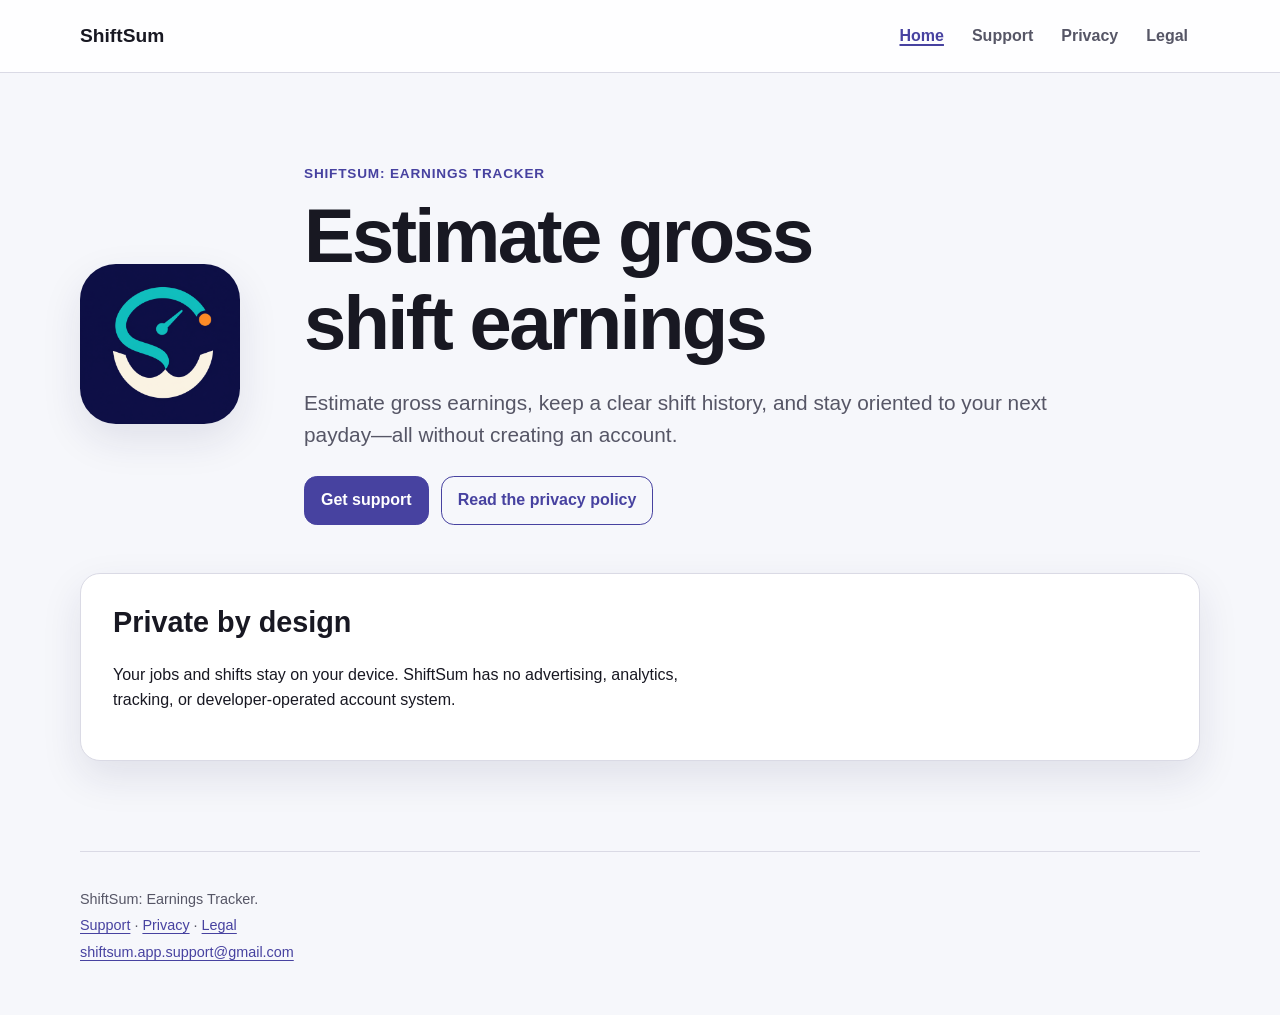
<file: index.html>
<!doctype html>
<html lang="en">
<head>
  <meta charset="utf-8">
  <meta name="viewport" content="width=device-width, initial-scale=1">
  <meta name="description" content="ShiftSum helps hourly workers estimate gross shift earnings.">
  <meta name="theme-color" content="#3f3b8f">
  <title>ShiftSum: Earnings Tracker</title>
  <link rel="icon" href="/assets/app-icon.png">
  <link rel="stylesheet" href="/assets/styles.css">
</head>
<body>
  <a class="skip-link" href="#main">Skip to content</a>
  <header class="site-header">
    <div class="nav-wrap">
      <a class="brand" href="/" aria-current="page">ShiftSum</a>
      <nav aria-label="Main navigation">
        <a href="/" aria-current="page">Home</a>
        <a href="/support/">Support</a>
        <a href="/privacy/">Privacy</a>
        <a href="/legal/">Legal</a>
      </nav>
    </div>
  </header>

  <main id="main">
    <section class="hero" aria-labelledby="hero-title">
      <img class="app-icon" src="/assets/app-icon.png" width="144" height="144" alt="ShiftSum app icon">
      <div>
        <p class="eyebrow">ShiftSum: Earnings Tracker</p>
        <h1 id="hero-title">Estimate gross shift earnings</h1>
        <p class="lede">Estimate gross earnings, keep a clear shift history, and stay oriented to your next payday—all without creating an account.</p>
        <div class="actions">
          <a class="button primary" href="/support/">Get support</a>
          <a class="button secondary" href="/privacy/">Read the privacy policy</a>
        </div>
      </div>
    </section>

    <section class="panel" aria-labelledby="private-title">
      <h2 id="private-title">Private by design</h2>
      <p>Your jobs and shifts stay on your device. ShiftSum has no advertising, analytics, tracking, or developer-operated account system.</p>
    </section>
  </main>

  <footer>
    <p>ShiftSum: Earnings Tracker.</p>
    <p><a href="/support/">Support</a> · <a href="/privacy/">Privacy</a> · <a href="/legal/">Legal</a></p>
    <p><a href="mailto:shiftsum.app.support@gmail.com">shiftsum.app.support@gmail.com</a></p>
  </footer>
</body>
</html>
</file>
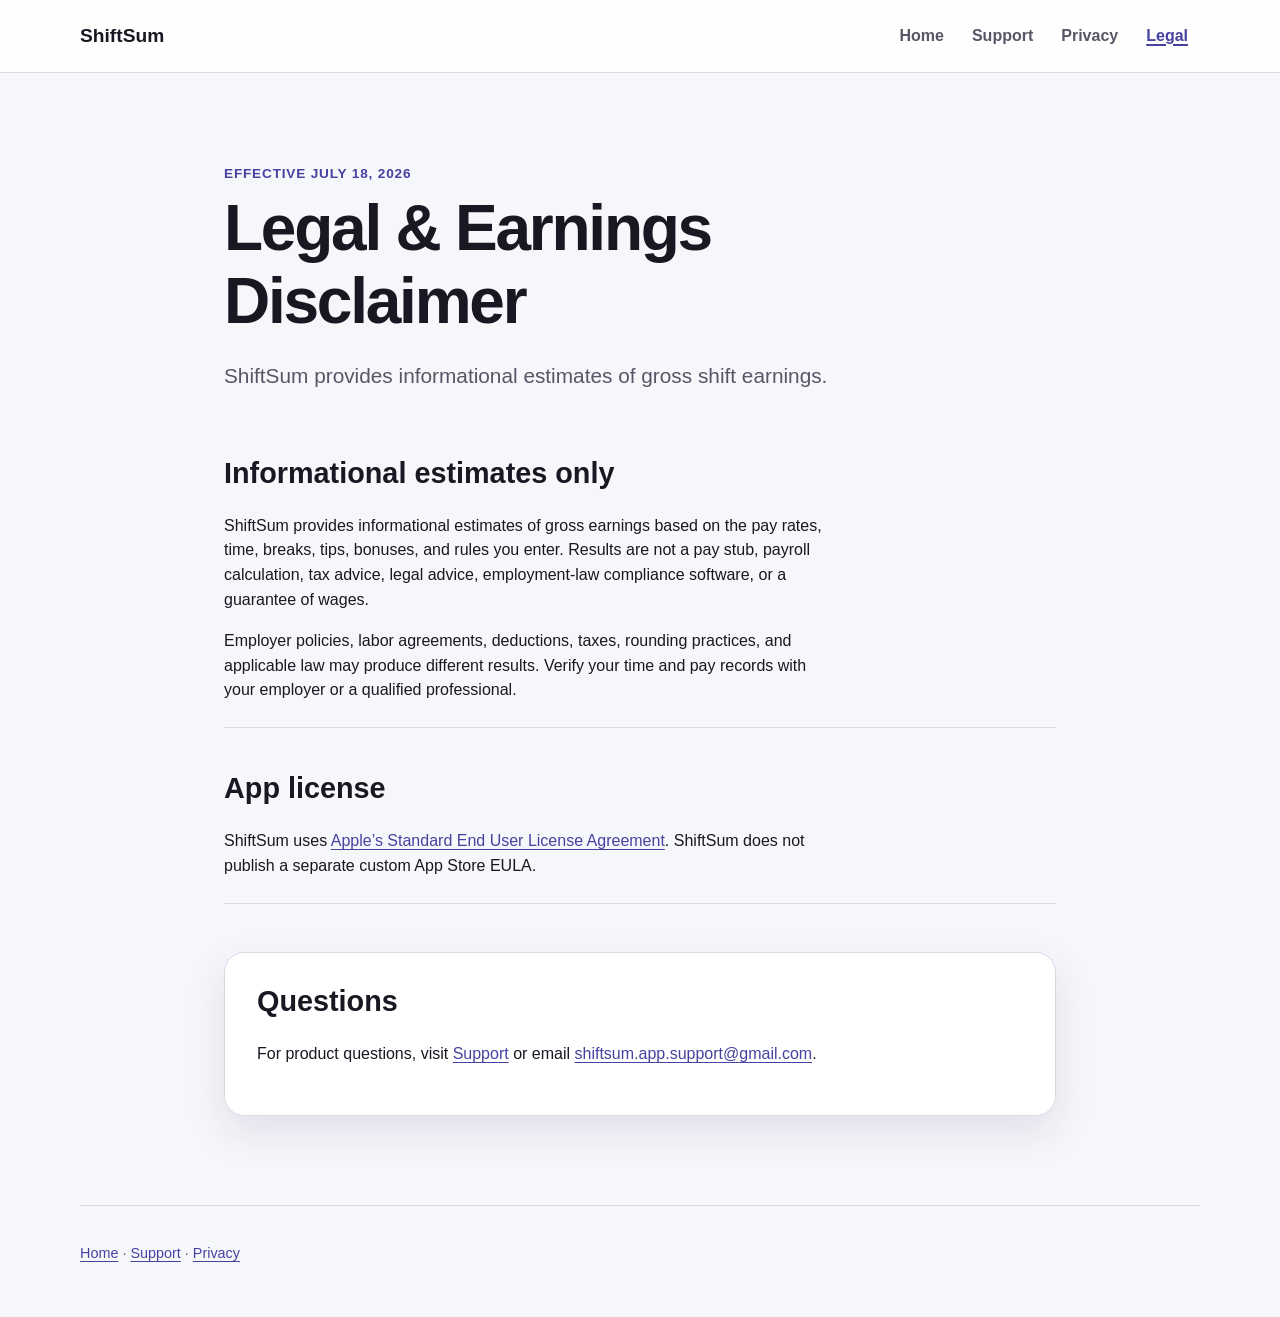
<file: legal/index.html>
<!doctype html>
<html lang="en">
<head>
  <meta charset="utf-8">
  <meta name="viewport" content="width=device-width, initial-scale=1">
  <meta name="description" content="Legal and earnings disclaimer for ShiftSum: Earnings Tracker.">
  <meta name="theme-color" content="#3f3b8f">
  <title>Legal &amp; Earnings Disclaimer — ShiftSum</title>
  <link rel="icon" href="/assets/app-icon.png">
  <link rel="stylesheet" href="/assets/styles.css">
</head>
<body>
  <a class="skip-link" href="#main">Skip to content</a>
  <header class="site-header">
    <div class="nav-wrap">
      <a class="brand" href="/">ShiftSum</a>
      <nav aria-label="Main navigation">
        <a href="/">Home</a>
        <a href="/support/">Support</a>
        <a href="/privacy/">Privacy</a>
        <a href="/legal/" aria-current="page">Legal</a>
      </nav>
    </div>
  </header>

  <main id="main" class="content-page policy">
    <p class="eyebrow">Effective July 18, 2026</p>
    <h1>Legal &amp; Earnings Disclaimer</h1>
    <p class="lede">ShiftSum provides informational estimates of gross shift earnings.</p>

    <section aria-labelledby="estimate-title">
      <h2 id="estimate-title">Informational estimates only</h2>
      <p>ShiftSum provides informational estimates of gross earnings based on the pay rates, time, breaks, tips, bonuses, and rules you enter. Results are not a pay stub, payroll calculation, tax advice, legal advice, employment-law compliance software, or a guarantee of wages.</p>
      <p>Employer policies, labor agreements, deductions, taxes, rounding practices, and applicable law may produce different results. Verify your time and pay records with your employer or a qualified professional.</p>
    </section>

    <section aria-labelledby="license-title">
      <h2 id="license-title">App license</h2>
      <p>ShiftSum uses <a href="https://www.apple.com/legal/internet-services/itunes/dev/stdeula/">Apple’s Standard End User License Agreement</a>. ShiftSum does not publish a separate custom App Store EULA.</p>
    </section>

    <section class="panel" aria-labelledby="questions-title">
      <h2 id="questions-title">Questions</h2>
      <p>For product questions, visit <a href="/support/">Support</a> or email <a href="mailto:shiftsum.app.support@gmail.com">shiftsum.app.support@gmail.com</a>.</p>
    </section>
  </main>

  <footer>
    <p><a href="/">Home</a> · <a href="/support/">Support</a> · <a href="/privacy/">Privacy</a></p>
  </footer>
</body>
</html>
</file>
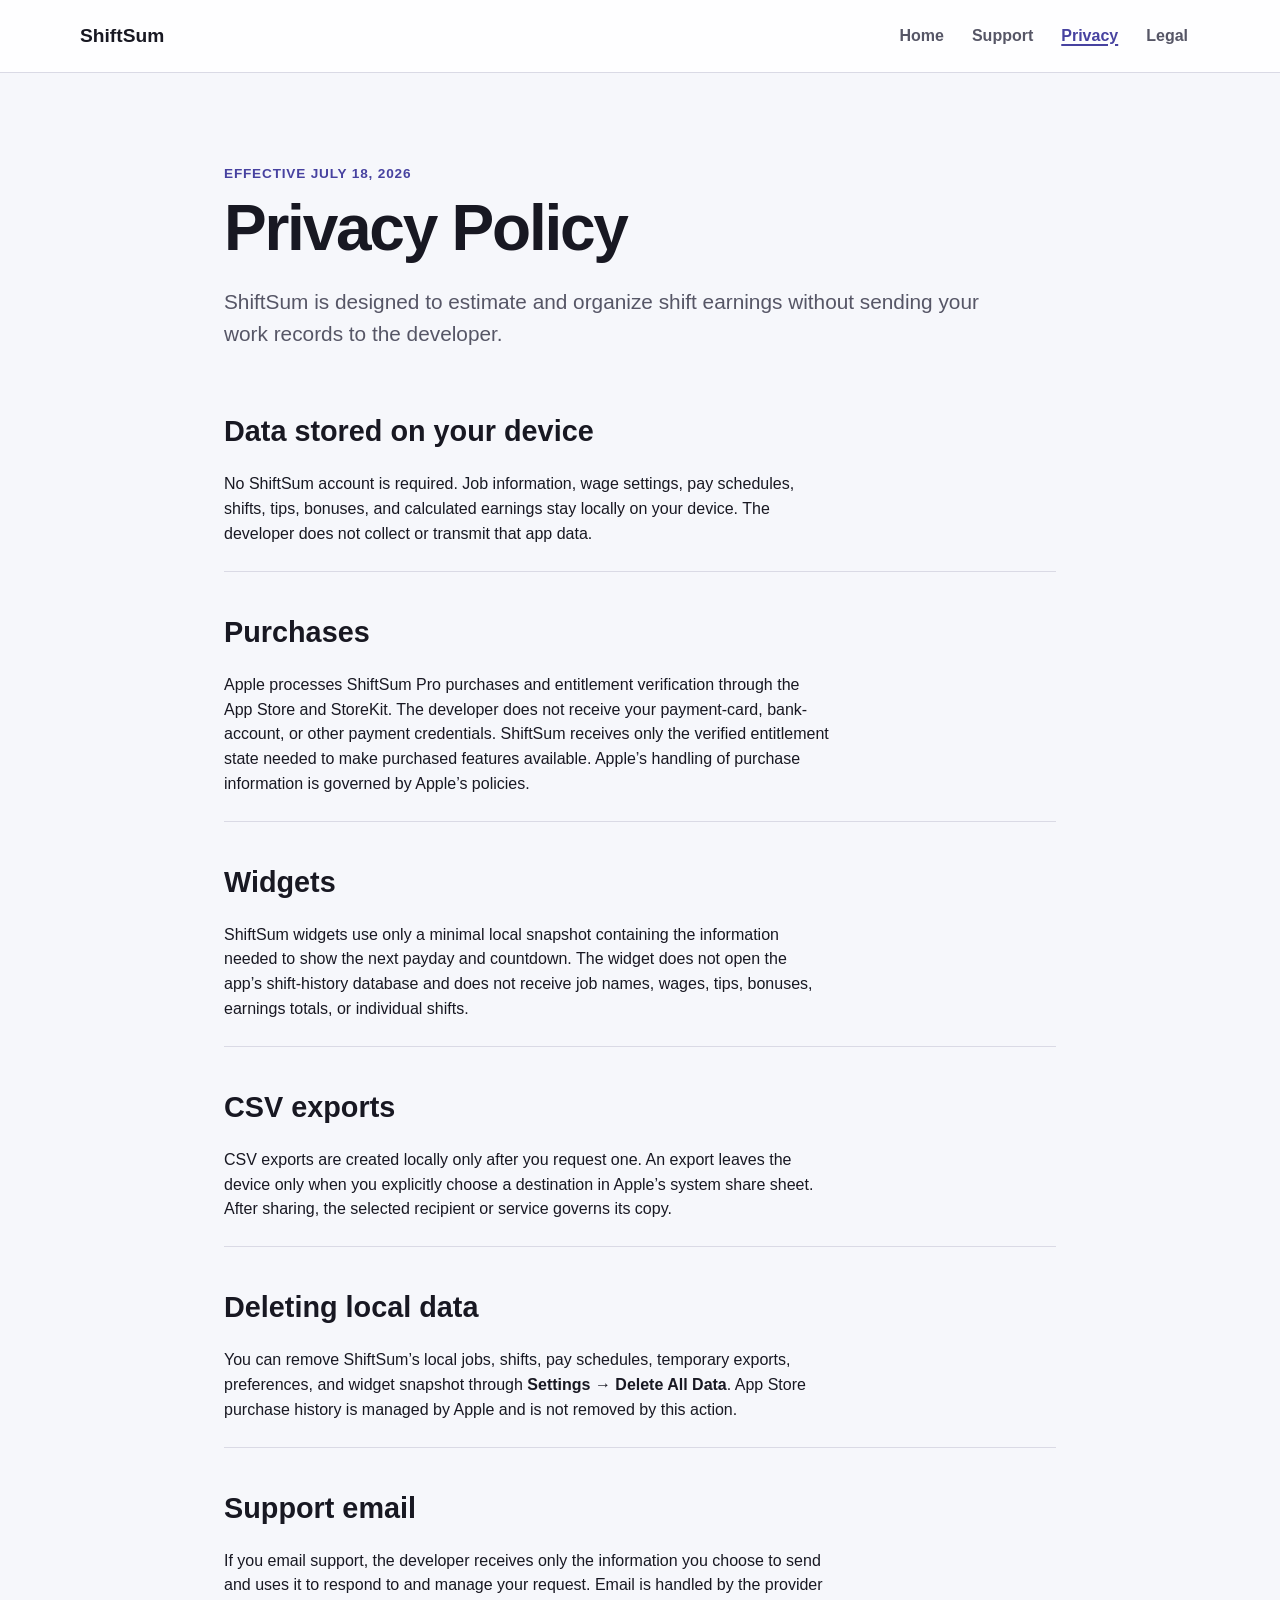
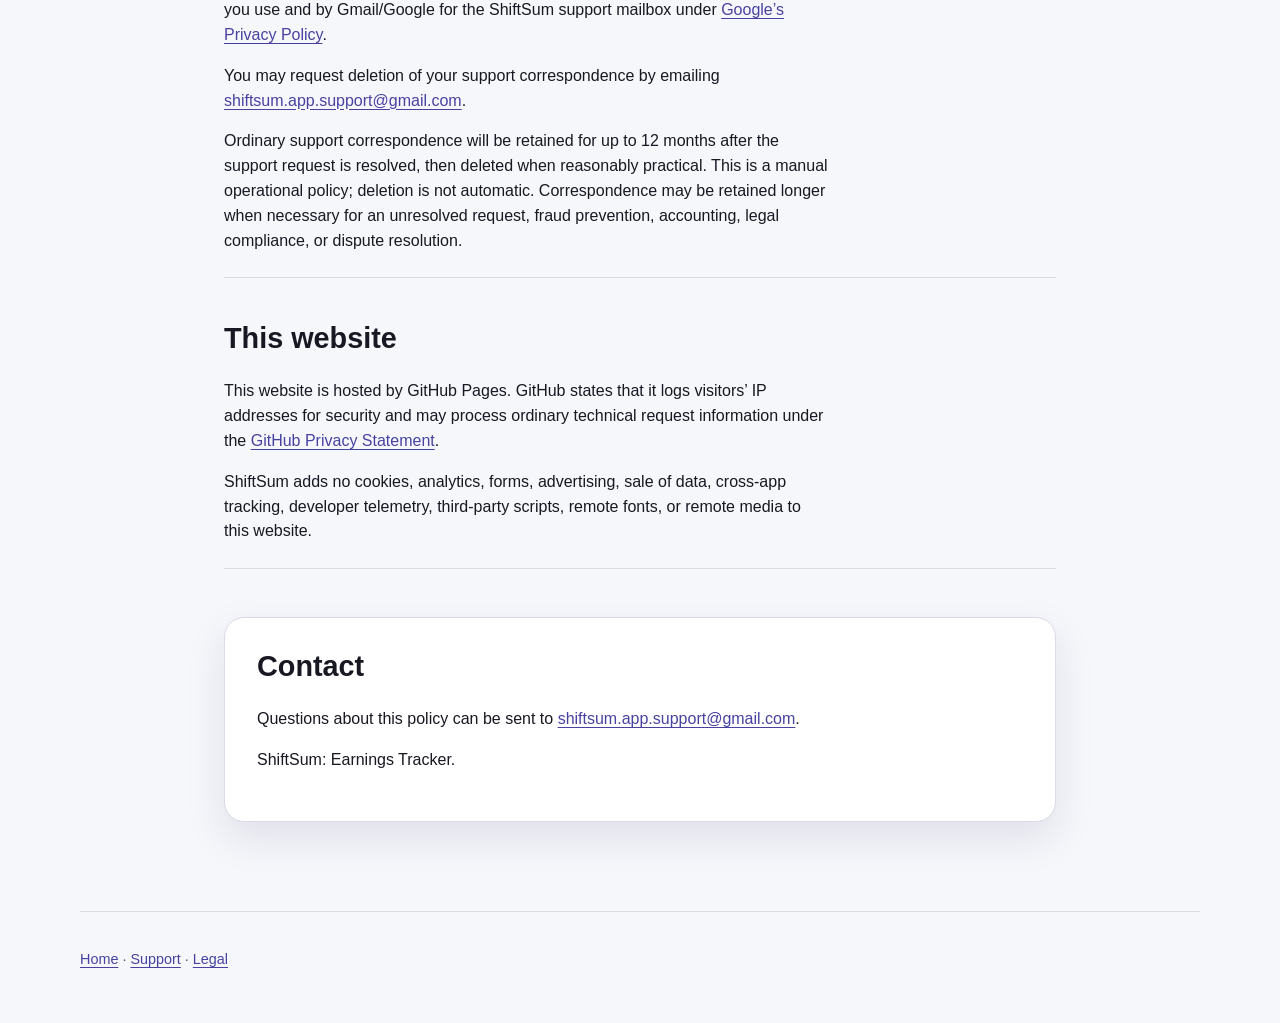
<file: privacy/index.html>
<!doctype html>
<html lang="en">
<head>
  <meta charset="utf-8">
  <meta name="viewport" content="width=device-width, initial-scale=1">
  <meta name="description" content="Privacy policy for ShiftSum: Earnings Tracker.">
  <meta name="theme-color" content="#3f3b8f">
  <title>Privacy — ShiftSum</title>
  <link rel="icon" href="/assets/app-icon.png">
  <link rel="stylesheet" href="/assets/styles.css">
</head>
<body>
  <a class="skip-link" href="#main">Skip to content</a>
  <header class="site-header">
    <div class="nav-wrap">
      <a class="brand" href="/">ShiftSum</a>
      <nav aria-label="Main navigation">
        <a href="/">Home</a>
        <a href="/support/">Support</a>
        <a href="/privacy/" aria-current="page">Privacy</a>
        <a href="/legal/">Legal</a>
      </nav>
    </div>
  </header>

  <main id="main" class="content-page policy">
    <p class="eyebrow">Effective July 18, 2026</p>
    <h1>Privacy Policy</h1>
    <p class="lede">ShiftSum is designed to estimate and organize shift earnings without sending your work records to the developer.</p>

    <section aria-labelledby="local-title">
      <h2 id="local-title">Data stored on your device</h2>
      <p>No ShiftSum account is required. Job information, wage settings, pay schedules, shifts, tips, bonuses, and calculated earnings stay locally on your device. The developer does not collect or transmit that app data.</p>
    </section>

    <section aria-labelledby="purchases-title">
      <h2 id="purchases-title">Purchases</h2>
      <p>Apple processes ShiftSum Pro purchases and entitlement verification through the App Store and StoreKit. The developer does not receive your payment-card, bank-account, or other payment credentials. ShiftSum receives only the verified entitlement state needed to make purchased features available. Apple’s handling of purchase information is governed by Apple’s policies.</p>
    </section>

    <section aria-labelledby="widgets-title">
      <h2 id="widgets-title">Widgets</h2>
      <p>ShiftSum widgets use only a minimal local snapshot containing the information needed to show the next payday and countdown. The widget does not open the app’s shift-history database and does not receive job names, wages, tips, bonuses, earnings totals, or individual shifts.</p>
    </section>

    <section aria-labelledby="exports-title">
      <h2 id="exports-title">CSV exports</h2>
      <p>CSV exports are created locally only after you request one. An export leaves the device only when you explicitly choose a destination in Apple’s system share sheet. After sharing, the selected recipient or service governs its copy.</p>
    </section>

    <section aria-labelledby="deletion-title">
      <h2 id="deletion-title">Deleting local data</h2>
      <p>You can remove ShiftSum’s local jobs, shifts, pay schedules, temporary exports, preferences, and widget snapshot through <strong>Settings → Delete All Data</strong>. App Store purchase history is managed by Apple and is not removed by this action.</p>
    </section>

    <section aria-labelledby="support-title">
      <h2 id="support-title">Support email</h2>
      <p>If you email support, the developer receives only the information you choose to send and uses it to respond to and manage your request. Email is handled by the provider you use and by Gmail/Google for the ShiftSum support mailbox under <a href="https://policies.google.com/privacy">Google’s Privacy Policy</a>.</p>
      <p>You may request deletion of your support correspondence by emailing <a href="mailto:shiftsum.app.support@gmail.com">shiftsum.app.support@gmail.com</a>.</p>
      <p>Ordinary support correspondence will be retained for up to 12 months after the support request is resolved, then deleted when reasonably practical. This is a manual operational policy; deletion is not automatic. Correspondence may be retained longer when necessary for an unresolved request, fraud prevention, accounting, legal compliance, or dispute resolution.</p>
    </section>

    <section aria-labelledby="website-title">
      <h2 id="website-title">This website</h2>
      <p>This website is hosted by GitHub Pages. GitHub states that it logs visitors’ IP addresses for security and may process ordinary technical request information under the <a href="https://docs.github.com/en/site-policy/privacy-policies/github-general-privacy-statement">GitHub Privacy Statement</a>.</p>
      <p>ShiftSum adds no cookies, analytics, forms, advertising, sale of data, cross-app tracking, developer telemetry, third-party scripts, remote fonts, or remote media to this website.</p>
    </section>

    <section class="panel" aria-labelledby="contact-title">
      <h2 id="contact-title">Contact</h2>
      <p>Questions about this policy can be sent to <a href="mailto:shiftsum.app.support@gmail.com">shiftsum.app.support@gmail.com</a>.</p>
      <p>ShiftSum: Earnings Tracker.</p>
    </section>
  </main>

  <footer>
    <p><a href="/">Home</a> · <a href="/support/">Support</a> · <a href="/legal/">Legal</a></p>
  </footer>
</body>
</html>
</file>
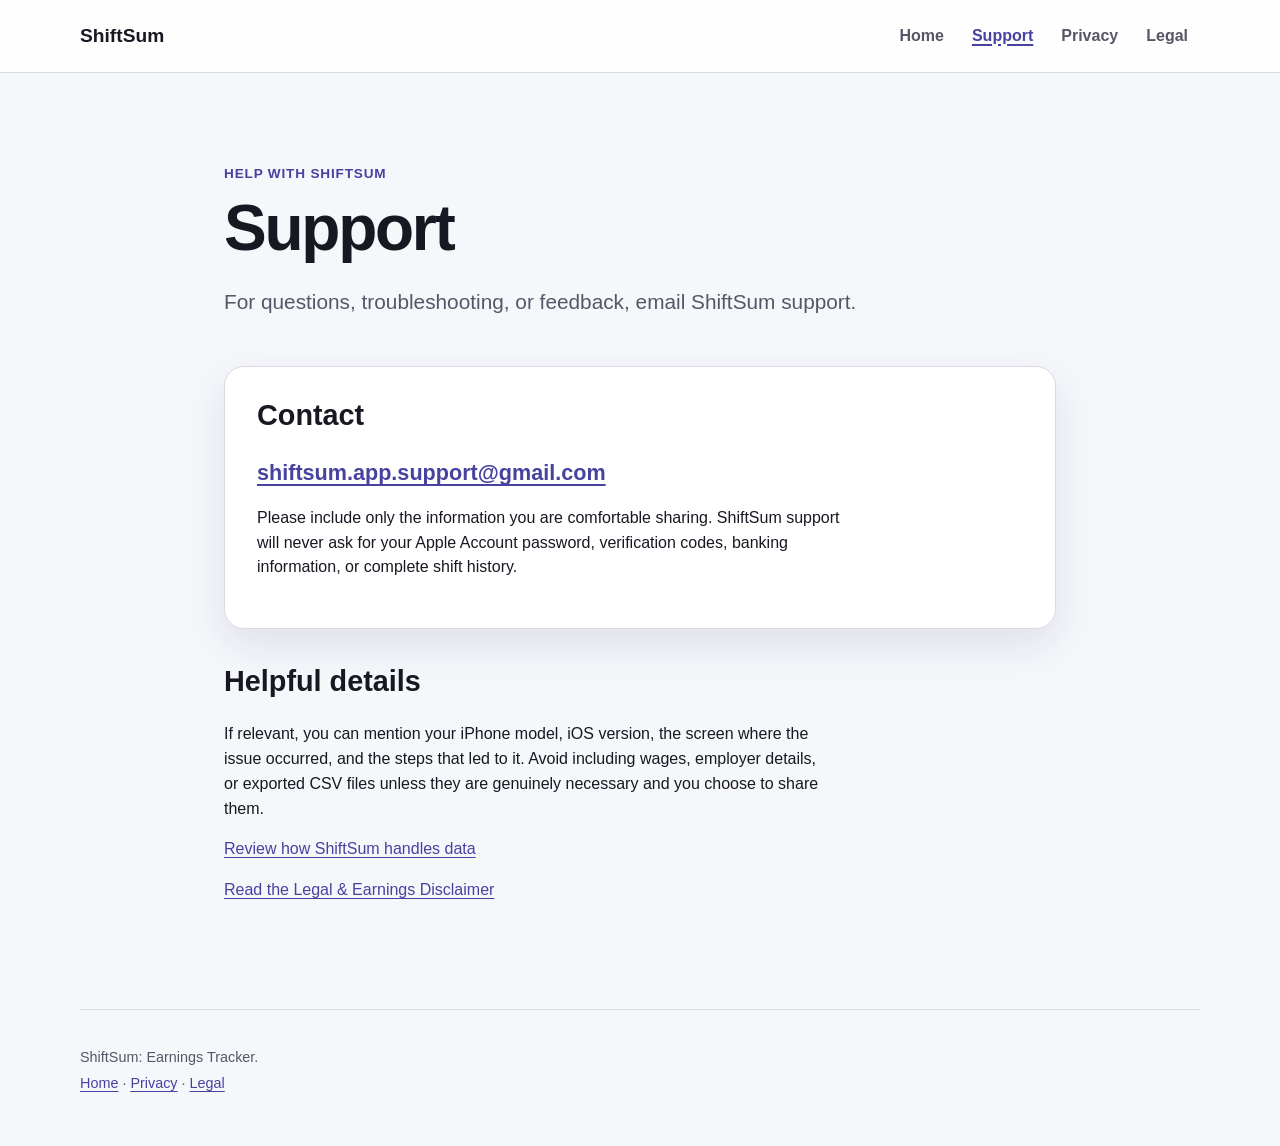
<file: support/index.html>
<!doctype html>
<html lang="en">
<head>
  <meta charset="utf-8">
  <meta name="viewport" content="width=device-width, initial-scale=1">
  <meta name="description" content="Support information for ShiftSum: Earnings Tracker.">
  <meta name="theme-color" content="#3f3b8f">
  <title>Support — ShiftSum</title>
  <link rel="icon" href="/assets/app-icon.png">
  <link rel="stylesheet" href="/assets/styles.css">
</head>
<body>
  <a class="skip-link" href="#main">Skip to content</a>
  <header class="site-header">
    <div class="nav-wrap">
      <a class="brand" href="/">ShiftSum</a>
      <nav aria-label="Main navigation">
        <a href="/">Home</a>
        <a href="/support/" aria-current="page">Support</a>
        <a href="/privacy/">Privacy</a>
        <a href="/legal/">Legal</a>
      </nav>
    </div>
  </header>

  <main id="main" class="content-page">
    <p class="eyebrow">Help with ShiftSum</p>
    <h1>Support</h1>
    <p class="lede">For questions, troubleshooting, or feedback, email ShiftSum support.</p>

    <section class="panel" aria-labelledby="contact-title">
      <h2 id="contact-title">Contact</h2>
      <p><a class="email-link" href="mailto:shiftsum.app.support@gmail.com">shiftsum.app.support@gmail.com</a></p>
      <p>Please include only the information you are comfortable sharing. ShiftSum support will never ask for your Apple Account password, verification codes, banking information, or complete shift history.</p>
    </section>

    <section aria-labelledby="helpful-title">
      <h2 id="helpful-title">Helpful details</h2>
      <p>If relevant, you can mention your iPhone model, iOS version, the screen where the issue occurred, and the steps that led to it. Avoid including wages, employer details, or exported CSV files unless they are genuinely necessary and you choose to share them.</p>
    </section>

    <p><a href="/privacy/">Review how ShiftSum handles data</a></p>
    <p><a href="/legal/">Read the Legal &amp; Earnings Disclaimer</a></p>
  </main>

  <footer>
    <p>ShiftSum: Earnings Tracker.</p>
    <p><a href="/">Home</a> · <a href="/privacy/">Privacy</a> · <a href="/legal/">Legal</a></p>
  </footer>
</body>
</html>
</file>
<file: assets/styles.css>
:root {
  color-scheme: light dark;
  --background: #f6f7fb;
  --surface: #ffffff;
  --text: #181822;
  --secondary: #565666;
  --accent: #4742a0;
  --accent-strong: #343078;
  --border: #dadae5;
  --focus: #e07818;
  --shadow: 0 16px 40px rgb(27 25 74 / 10%);
}

* {
  box-sizing: border-box;
}

html {
  font-family: ui-rounded, -apple-system, BlinkMacSystemFont, "SF Pro Rounded", "SF Pro Text", sans-serif;
  line-height: 1.55;
  -webkit-text-size-adjust: 100%;
}

body {
  min-width: 280px;
  margin: 0;
  color: var(--text);
  background: var(--background);
}

a {
  color: var(--accent);
  text-underline-offset: 0.18em;
}

a:hover {
  color: var(--accent-strong);
}

a:focus-visible {
  outline: 3px solid var(--focus);
  outline-offset: 4px;
  border-radius: 4px;
}

.skip-link {
  position: absolute;
  top: -100px;
  left: 1rem;
  z-index: 10;
  padding: 0.75rem 1rem;
  color: #ffffff;
  background: #181822;
}

.skip-link:focus {
  top: 1rem;
}

.site-header {
  border-bottom: 1px solid var(--border);
  background: color-mix(in srgb, var(--surface) 90%, transparent);
}

.nav-wrap,
main,
footer {
  width: min(100% - 2rem, 70rem);
  margin-inline: auto;
}

.nav-wrap {
  display: flex;
  align-items: center;
  justify-content: space-between;
  gap: 1rem;
  min-height: 4.5rem;
}

.brand {
  color: var(--text);
  font-size: 1.2rem;
  font-weight: 750;
  text-decoration: none;
}

nav {
  display: flex;
  flex-wrap: wrap;
  gap: 0.25rem;
}

nav a {
  min-height: 44px;
  padding: 0.65rem 0.75rem;
  color: var(--secondary);
  font-weight: 600;
  text-decoration: none;
}

nav a[aria-current="page"] {
  color: var(--accent);
  text-decoration: underline;
  text-decoration-thickness: 2px;
}

main {
  padding-block: clamp(2.5rem, 7vw, 6rem);
}

.hero {
  display: grid;
  grid-template-columns: auto minmax(0, 1fr);
  align-items: center;
  gap: clamp(1.5rem, 5vw, 4rem);
}

.app-icon {
  width: clamp(7rem, 18vw, 10rem);
  height: auto;
  border-radius: 22.4%;
  box-shadow: var(--shadow);
}

.eyebrow {
  margin: 0 0 0.5rem;
  color: var(--accent);
  font-size: 0.85rem;
  font-weight: 750;
  letter-spacing: 0.06em;
  text-transform: uppercase;
}

h1,
h2 {
  line-height: 1.15;
  text-wrap: balance;
}

h1 {
  max-width: 16ch;
  margin: 0;
  font-size: clamp(2.25rem, 7vw, 4.75rem);
  letter-spacing: -0.035em;
}

h2 {
  margin-top: 2.25rem;
  font-size: clamp(1.35rem, 4vw, 1.8rem);
}

p,
li {
  max-width: 68ch;
}

.lede {
  color: var(--secondary);
  font-size: clamp(1.05rem, 2.5vw, 1.3rem);
}

.actions {
  display: flex;
  flex-wrap: wrap;
  gap: 0.75rem;
  margin-top: 1.5rem;
}

.button {
  display: inline-flex;
  align-items: center;
  justify-content: center;
  min-height: 48px;
  padding: 0.7rem 1rem;
  border: 1px solid var(--accent);
  border-radius: 0.8rem;
  font-weight: 700;
  text-decoration: none;
}

.button.primary {
  color: #ffffff;
  background: var(--accent);
}

.button.secondary {
  color: var(--accent);
  background: transparent;
}

.panel {
  margin-top: 3rem;
  padding: clamp(1.25rem, 4vw, 2rem);
  border: 1px solid var(--border);
  border-radius: 1.25rem;
  background: var(--surface);
  box-shadow: var(--shadow);
}

.panel h2 {
  margin-top: 0;
}

.content-page {
  max-width: 52rem;
}

.content-page h1 {
  font-size: clamp(2.2rem, 6vw, 4rem);
}

.policy section:not(.panel) {
  padding-block: 0.5rem;
  border-bottom: 1px solid var(--border);
}

.email-link {
  overflow-wrap: anywhere;
  font-size: clamp(1.05rem, 4vw, 1.35rem);
  font-weight: 700;
}

footer {
  padding-block: 2rem 3rem;
  border-top: 1px solid var(--border);
  color: var(--secondary);
  font-size: 0.9rem;
}

footer p {
  margin: 0.25rem 0;
}

@media (max-width: 38rem) {
  .nav-wrap {
    align-items: flex-start;
    flex-direction: column;
    padding-block: 0.85rem;
  }

  nav {
    width: 100%;
  }

  nav a {
    flex: 1;
    padding-inline: 0.35rem;
    text-align: center;
  }

  .hero {
    grid-template-columns: 1fr;
  }

  .app-icon {
    width: 7rem;
  }

  h1 {
    max-width: none;
  }

  .actions,
  .button {
    width: 100%;
  }
}

@media (prefers-reduced-motion: reduce) {
  *,
  *::before,
  *::after {
    scroll-behavior: auto !important;
  }
}

@media (forced-colors: active) {
  .button,
  .panel,
  .site-header,
  footer {
    border-color: CanvasText;
  }
}

@media (prefers-color-scheme: dark) {
  :root {
    --background: #101016;
    --surface: #1b1b24;
    --text: #f4f3fb;
    --secondary: #c1bfce;
    --accent: #b5b0ff;
    --accent-strong: #d2ceff;
    --border: #3b3947;
    --focus: #ffb45f;
    --shadow: 0 16px 40px rgb(0 0 0 / 28%);
  }
}
</file>
